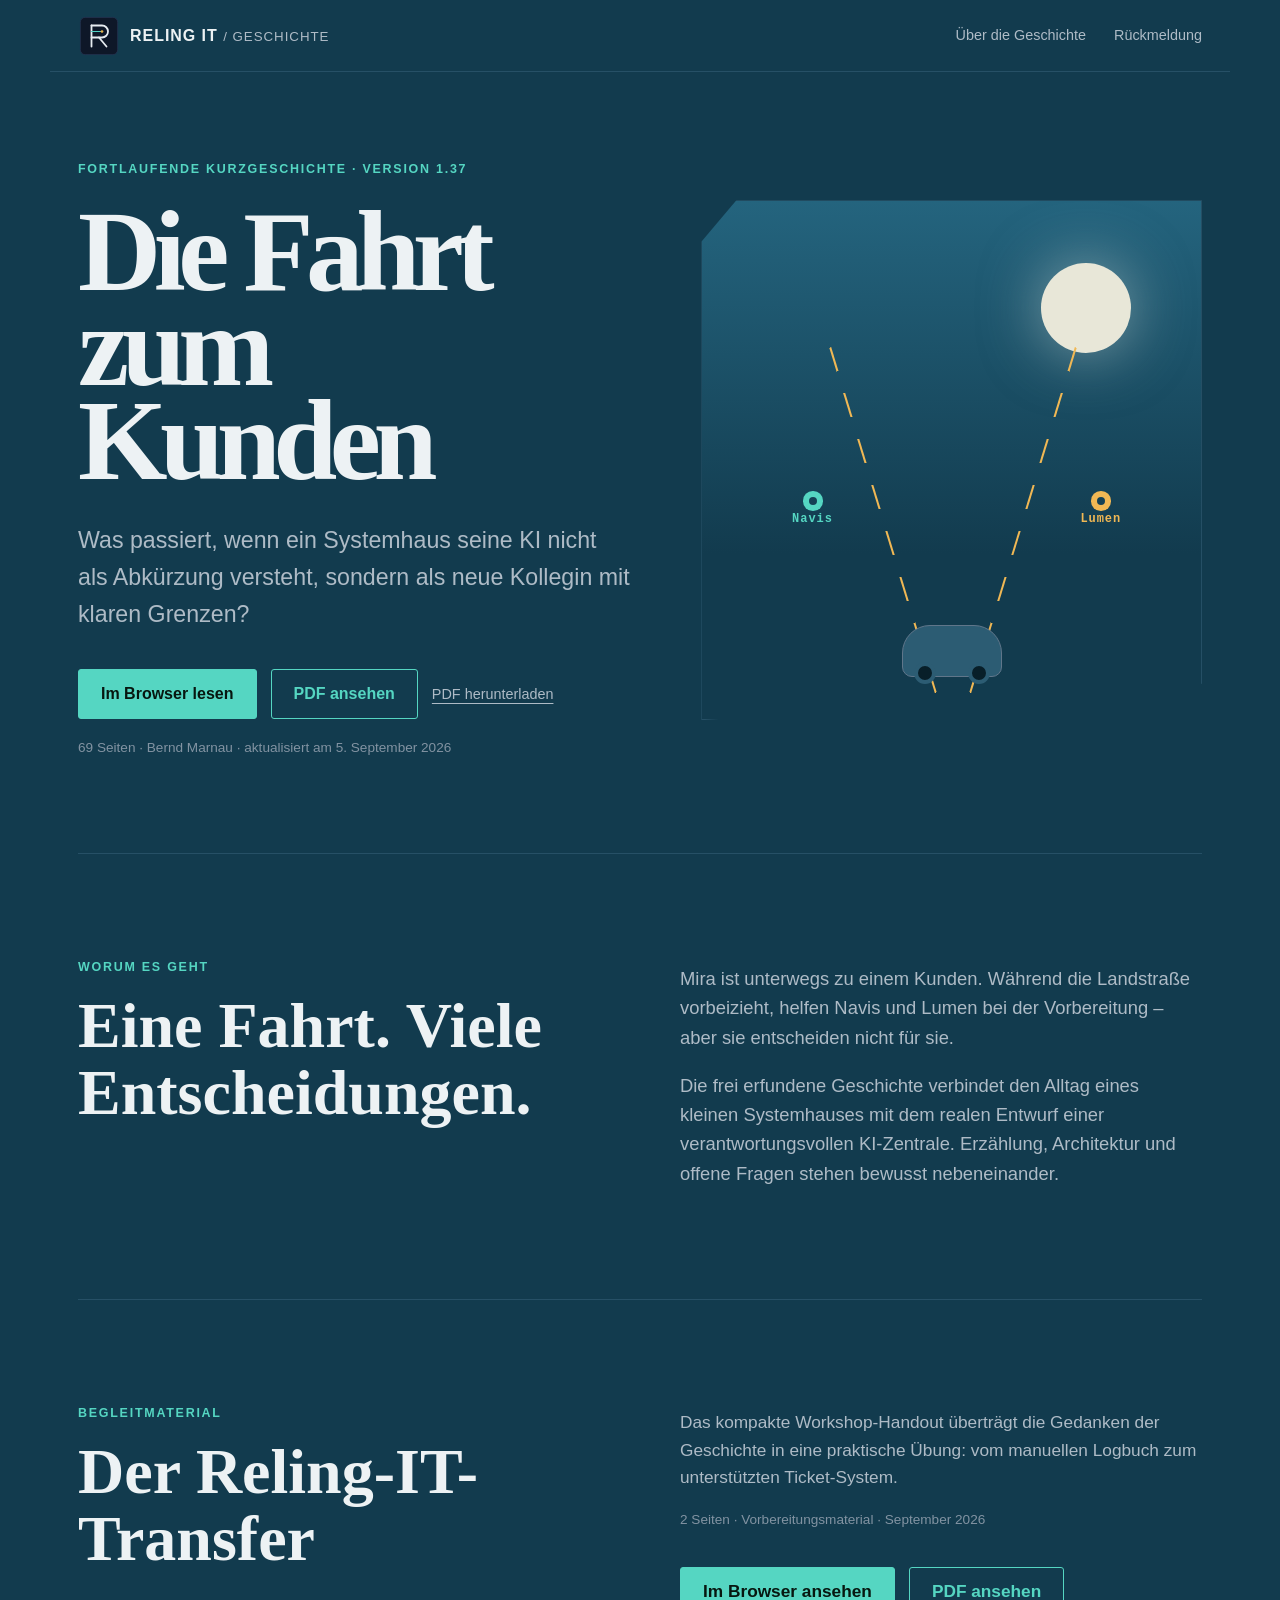
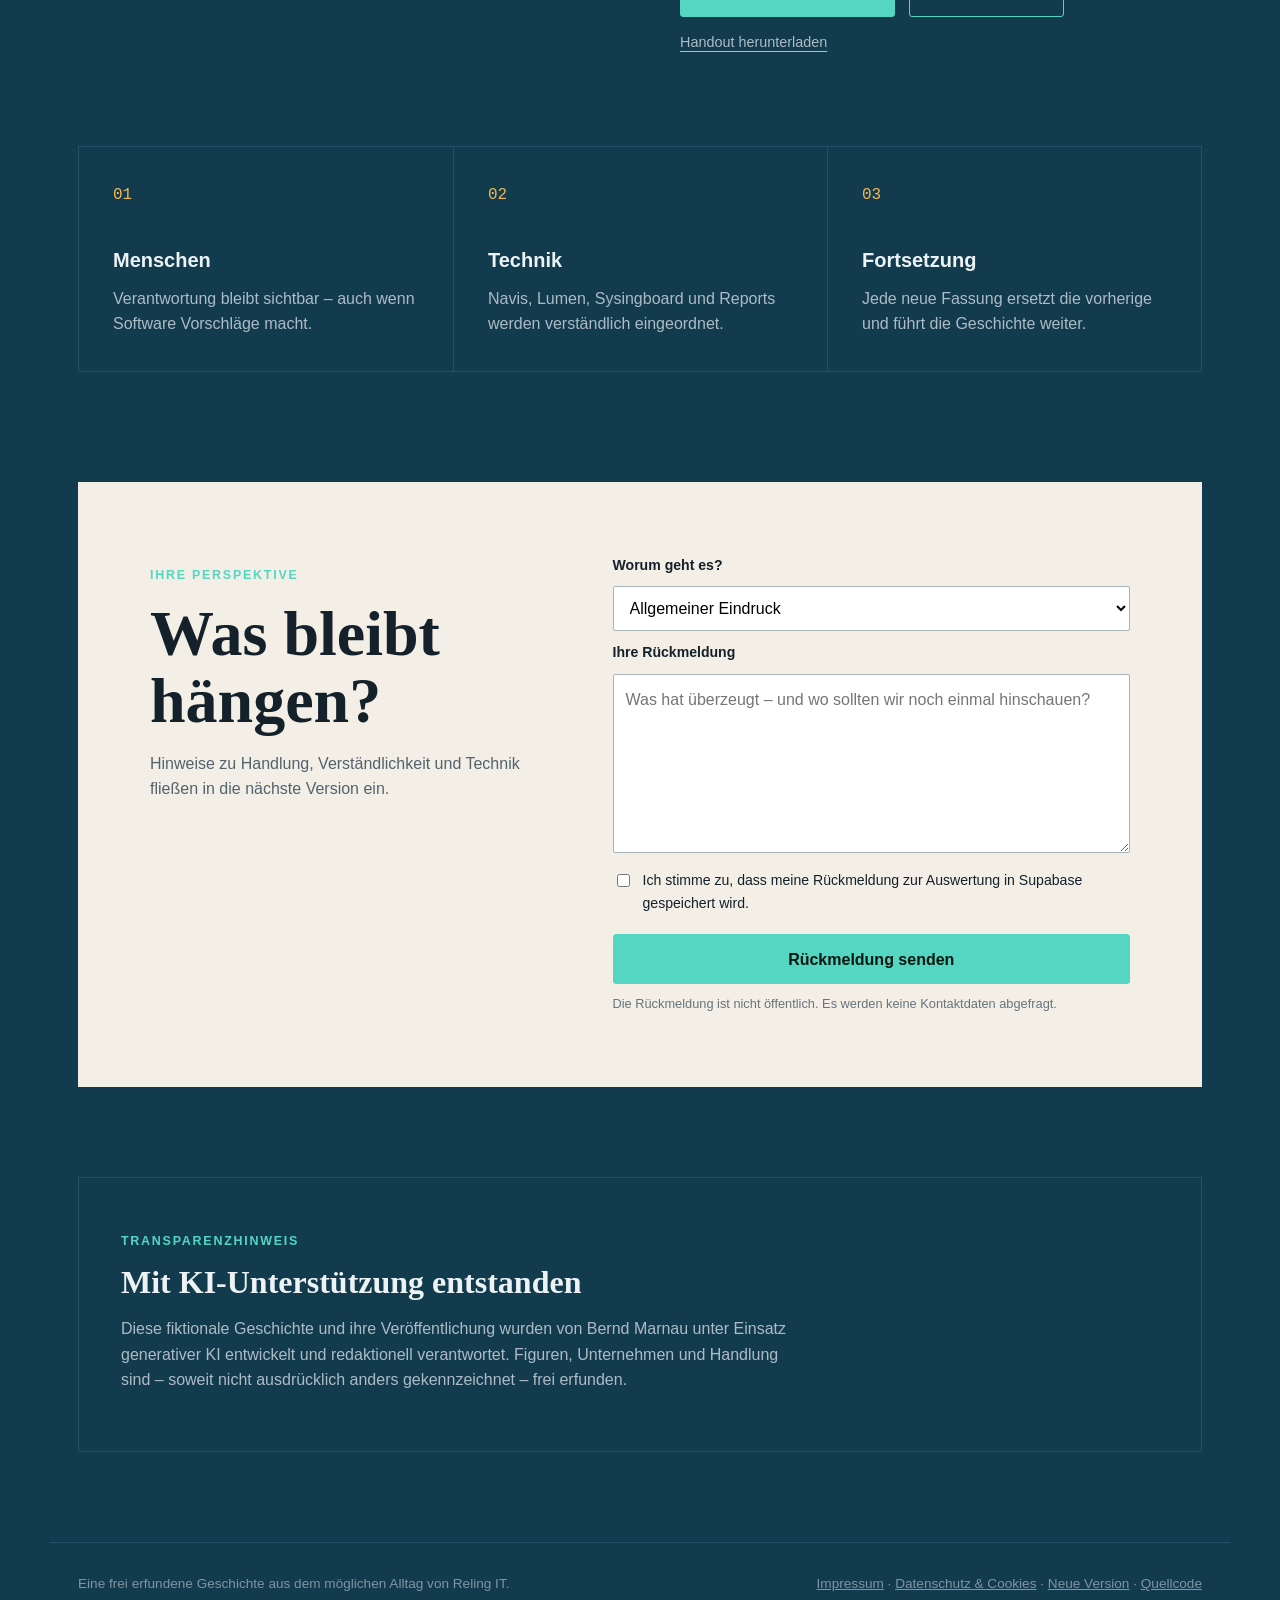
<file: index.html>
<!doctype html>
<html lang="de">
<head>
  <meta charset="utf-8">
  <meta name="viewport" content="width=device-width, initial-scale=1">
  <meta name="description" content="Die Fahrt zum Kunden – eine fortlaufende Geschichte aus dem Alltag des Systemhauses Reling IT.">
  <title>Die Fahrt zum Kunden | Reling IT</title>
  <link rel="icon" href="assets/img/favicon.png" type="image/png">
  <link rel="stylesheet" href="assets/css/styles.css">
  <script src="assets/js/supabase-config.js"></script>
  <script src="assets/js/app.js" defer></script>
</head>
<body>
  <header class="site-header">
    <a class="brand" href="#top" aria-label="Zur Startseite">
      <img src="assets/img/reling-it-logo.svg" alt="">
      <span>Reling IT <small>/ Geschichte</small></span>
    </a>
    <nav aria-label="Hauptnavigation">
      <a href="#geschichte">Über die Geschichte</a>
      <a href="#feedback">Rückmeldung</a>
    </nav>
  </header>

  <main id="top">
    <section class="hero" aria-labelledby="title">
      <div class="hero-copy">
        <p class="kicker">Fortlaufende Kurzgeschichte · Version <span data-version></span></p>
        <h1 id="title">Die Fahrt<br> zum Kunden</h1>
        <p class="lede">Was passiert, wenn ein Systemhaus seine KI nicht als Abkürzung versteht, sondern als neue Kollegin mit klaren Grenzen?</p>
        <div class="actions">
          <a class="button primary" id="read-link" href="lesen.html">Im Browser lesen</a>
          <a class="button secondary" href="pdf.html">PDF ansehen</a>
          <a class="text-link" id="pdf-link" href="story/current/geschichte.pdf" download>PDF herunterladen</a>
        </div>
        <p class="meta">46 Seiten · Bernd Marnau · aktualisiert am <time data-date></time></p>
      </div>
      <div class="hero-art" aria-hidden="true">
        <div class="moon"></div>
        <div class="route route-a"></div>
        <div class="route route-b"></div>
        <div class="car"><span></span><span></span></div>
        <div class="signal navis">Navis</div>
        <div class="signal lumen">Lumen</div>
      </div>
    </section>

    <section class="story" id="geschichte">
      <div>
        <p class="section-label">Worum es geht</p>
        <h2>Eine Fahrt. Viele Entscheidungen.</h2>
      </div>
      <div class="story-copy">
        <p>Mira ist unterwegs zu einem Kunden. Während die Landstraße vorbeizieht, helfen Navis und Lumen bei der Vorbereitung – aber sie entscheiden nicht für sie.</p>
        <p>Die frei erfundene Geschichte verbindet den Alltag eines kleinen Systemhauses mit dem realen Entwurf einer verantwortungsvollen KI-Zentrale. Erzählung, Architektur und offene Fragen stehen bewusst nebeneinander.</p>
      </div>
    </section>

    <section class="companion" id="handout" aria-labelledby="handout-title">
      <div>
        <p class="section-label">Begleitmaterial</p>
        <h2 id="handout-title">Der Reling-IT-Transfer</h2>
      </div>
      <div class="companion-copy">
        <p>Das kompakte Workshop-Handout überträgt die Gedanken der Geschichte in eine praktische Übung: vom manuellen Logbuch zum unterstützten Ticket-System.</p>
        <p class="meta">2 Seiten · Vorbereitungsmaterial · September 2026</p>
        <div class="actions">
          <a class="button primary" href="handout.html">Im Browser ansehen</a>
          <a class="button secondary" href="handout-pdf.html">PDF ansehen</a>
          <a class="text-link" id="handout-download" href="story/current/workshop-handout.pdf" download>Handout herunterladen</a>
        </div>
      </div>
    </section>

    <section class="themes" aria-label="Themen der Geschichte">
      <article><span>01</span><h3>Menschen</h3><p>Verantwortung bleibt sichtbar – auch wenn Software Vorschläge macht.</p></article>
      <article><span>02</span><h3>Technik</h3><p>Navis, Lumen, Sysingboard und Reports werden verständlich eingeordnet.</p></article>
      <article><span>03</span><h3>Fortsetzung</h3><p>Jede neue Fassung ersetzt die vorherige und führt die Geschichte weiter.</p></article>
    </section>

    <section class="feedback" id="feedback" aria-labelledby="feedback-title">
      <div>
        <p class="section-label">Ihre Perspektive</p>
        <h2 id="feedback-title">Was bleibt hängen?</h2>
        <p>Hinweise zu Handlung, Verständlichkeit und Technik fließen in die nächste Version ein.</p>
      </div>
      <form id="feedback-form">
        <label for="kind">Worum geht es?</label>
        <select id="kind" name="kind">
          <option>Allgemeiner Eindruck</option>
          <option>Stimmigkeit der Geschichte</option>
          <option>Technische oder fachliche Frage</option>
          <option>Idee für die Fortsetzung</option>
        </select>
        <label for="message">Ihre Rückmeldung</label>
        <textarea id="message" name="message" rows="6" required minlength="10" placeholder="Was hat überzeugt – und wo sollten wir noch einmal hinschauen?"></textarea>
        <div class="trap" aria-hidden="true"><label for="website">Website</label><input id="website" name="website" tabindex="-1" autocomplete="off"></div>
        <label class="check"><input id="privacy-ok" type="checkbox" required> Ich stimme zu, dass meine Rückmeldung zur Auswertung in Supabase gespeichert wird.</label>
        <button class="button primary" type="submit">Rückmeldung senden</button>
        <p class="form-note" id="form-status" aria-live="polite">Die Rückmeldung ist nicht öffentlich. Es werden keine Kontaktdaten abgefragt.</p>
      </form>
    </section>

    <aside class="ai-note" aria-labelledby="ai-title">
      <p class="section-label">Transparenzhinweis</p>
      <h2 id="ai-title">Mit KI-Unterstützung entstanden</h2>
      <p>Diese fiktionale Geschichte und ihre Veröffentlichung wurden von Bernd Marnau unter Einsatz generativer KI entwickelt und redaktionell verantwortet. Figuren, Unternehmen und Handlung sind – soweit nicht ausdrücklich anders gekennzeichnet – frei erfunden.</p>
    </aside>
  </main>

  <footer>
    <p>Eine frei erfundene Geschichte aus dem möglichen Alltag von Reling IT.</p>
    <nav aria-label="Rechtliches"><a href="impressum.html">Impressum</a> · <a href="datenschutz.html">Datenschutz &amp; Cookies</a> · <a href="admin.html">Neue Version</a> · <a href="https://github.com/bmarnau/relingit">Quellcode</a></nav>
  </footer>
</body>
</html>
</file>
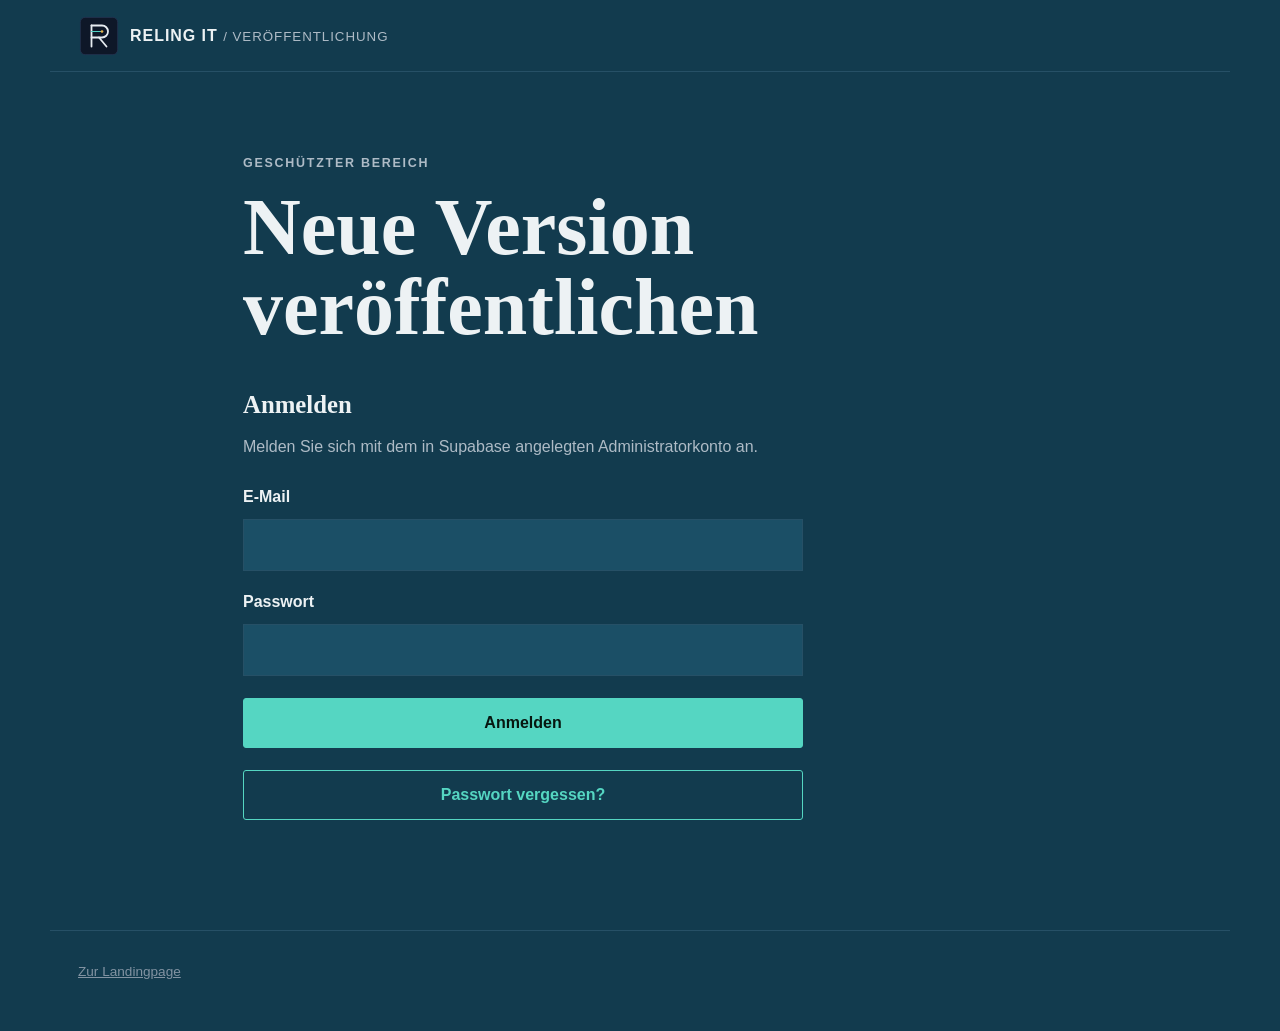
<file: admin.html>
<!doctype html>
<html lang="de">
<head>
  <meta charset="utf-8">
  <meta name="viewport" content="width=device-width, initial-scale=1">
  <meta name="robots" content="noindex, nofollow">
  <title>Neue Version veröffentlichen</title>
  <link rel="icon" href="assets/img/favicon.png" type="image/png">
  <link rel="stylesheet" href="assets/css/styles.css">
  <link rel="stylesheet" href="assets/css/legal.css">
  <script src="assets/js/supabase-config.js"></script>
  <!-- Versionsparameter verhindert nach einem Sicherheitsupdate alten Browser-Cache. -->
  <script src="assets/js/admin.js?v=20260905-6" defer></script>
</head>
<body>
  <header class="site-header">
    <a class="brand" href="index.html"><img src="assets/img/reling-it-logo.svg" alt=""><span>Reling IT <small>/ Veröffentlichung</small></span></a>
  </header>

  <main class="legal">
    <p class="section-label">Geschützter Bereich</p>
    <h1>Neue Version veröffentlichen</h1>

    <section id="login-panel" aria-labelledby="login-title">
      <h2 id="login-title">Anmelden</h2>
      <p>Melden Sie sich mit dem in Supabase angelegten Administratorkonto an.</p>
      <form id="login-form" class="admin-form">
        <label for="admin-email">E-Mail</label>
        <input id="admin-email" type="email" required autocomplete="username">

        <label for="admin-password">Passwort</label>
        <input
          id="admin-password"
          type="password"
          required
          autocomplete="current-password"
        >

        <button class="button primary" type="submit">Anmelden</button>
        <button class="button secondary" id="forgot-password" type="button">
          Passwort vergessen?
        </button>
      </form>
    </section>

    <section id="reset-request-panel" aria-labelledby="reset-request-title" hidden>
      <h2 id="reset-request-title">Passwort zurücksetzen</h2>
      <p>Sie erhalten eine E-Mail mit einem Link zurück zu dieser Admin-Seite.</p>
      <form id="reset-request-form" class="admin-form">
        <label for="reset-email">E-Mail</label>
        <input id="reset-email" type="email" required autocomplete="email">
        <button class="button primary" type="submit">Rücksetzlink senden</button>
        <button class="button secondary" id="reset-request-cancel" type="button">
          Zurück zur Anmeldung
        </button>
      </form>
    </section>

    <section id="reset-password-panel" aria-labelledby="reset-password-title" hidden>
      <h2 id="reset-password-title">Neues Passwort festlegen</h2>
      <p>Vergeben Sie ein neues Passwort mit mindestens zwölf Zeichen.</p>
      <form id="reset-password-form" class="admin-form">
        <label for="new-password">Neues Passwort</label>
        <input id="new-password" type="password" minlength="12" required autocomplete="new-password">
        <label for="new-password-confirm">Neues Passwort wiederholen</label>
        <input id="new-password-confirm" type="password" minlength="12" required autocomplete="new-password">
        <button class="button primary" type="submit">Passwort speichern</button>
      </form>
    </section>

    <section id="mfa-panel" aria-labelledby="mfa-title" hidden>
      <h2 id="mfa-title">Zweiten Faktor bestätigen</h2>
      <p id="mfa-instructions">
        Geben Sie den sechsstelligen Code Ihrer Authenticator-App ein.
      </p>
      <div id="mfa-enrollment" hidden>
        <p>
          Richten Sie den zweiten Faktor einmalig ein: QR-Code mit Ihrer
          Authenticator-App scannen und anschließend den erzeugten Code
          bestätigen.
        </p>
        <img id="mfa-qr" class="mfa-qr" alt="QR-Code für die Authenticator-App">
        <details>
          <summary>Alternativen Einrichtungsschlüssel anzeigen</summary>
          <code id="mfa-secret"></code>
        </details>
      </div>
      <form id="mfa-form" class="admin-form">
        <label for="mfa-code">Authenticator-Code</label>
        <input
          id="mfa-code"
          inputmode="numeric"
          autocomplete="one-time-code"
          pattern="[0-9]{6}"
          maxlength="6"
          required
        >
        <button class="button primary" type="submit">Code bestätigen</button>
        <button class="button secondary" id="mfa-logout" type="button">Abbrechen und abmelden</button>
      </form>
    </section>

    <section id="publish-panel" aria-labelledby="publish-title" hidden>
      <h2 id="publish-title">Fortsetzung hochladen</h2>
      <p class="notice">
        Erst wenn beide Dateien erfolgreich hochgeladen sind, wird die neue
        Version auf der Landingpage sichtbar.
      </p>

      <form id="publish-form" class="admin-form">
        <label for="version">Versionsnummer</label>
        <input id="version" required placeholder="z. B. 1.11">

        <label for="display-date">Angezeigtes Datum</label>
        <input
          id="display-date"
          required
          placeholder="z. B. 15. September 2026"
        >

        <label for="page-count">Seitenzahl</label>
        <input id="page-count" type="number" min="1" max="1000" required>

        <label for="story-html">HTML-Lesefassung</label>
        <input id="story-html" type="file" accept=".html,text/html" required>

        <label for="story-pdf">PDF</label>
        <input id="story-pdf" type="file" accept=".pdf,application/pdf" required>

        <fieldset class="optional-files">
          <legend>Begleitendes Handout (optional)</legend>
          <p>Wenn das Handout geändert wurde, bitte immer HTML und PDF gemeinsam auswählen.</p>
          <label for="handout-html">Handout als HTML</label>
          <input id="handout-html" type="file" accept=".html,text/html">
          <label for="handout-pdf">Handout als PDF</label>
          <input id="handout-pdf" type="file" accept=".pdf,application/pdf">
        </fieldset>

        <button class="button primary" type="submit">
          Version jetzt veröffentlichen
        </button>
        <button class="button secondary" id="logout" type="button">
          Abmelden
        </button>
      </form>
    </section>

    <p id="admin-status" class="form-note" aria-live="polite"></p>
  </main>

  <footer>
    <a href="index.html">Zur Landingpage</a>
  </footer>
</body>
</html>
</file>
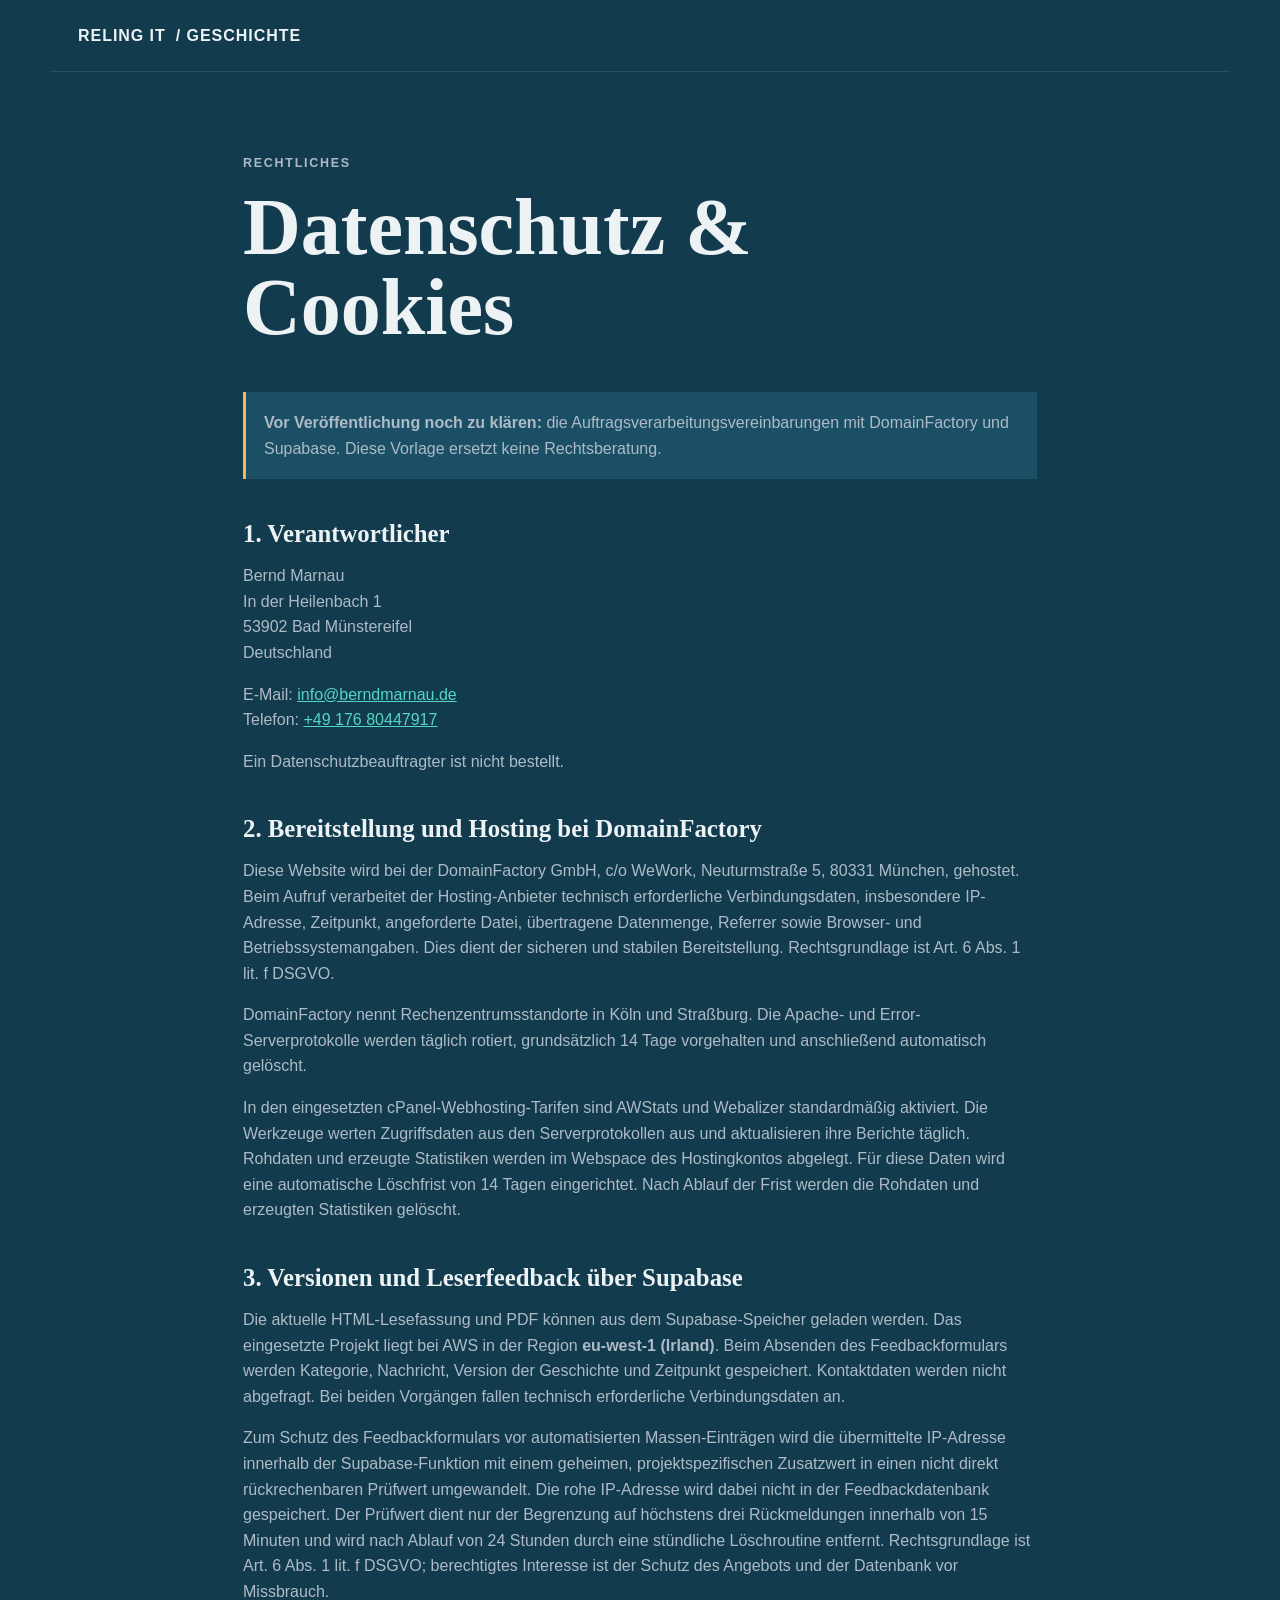
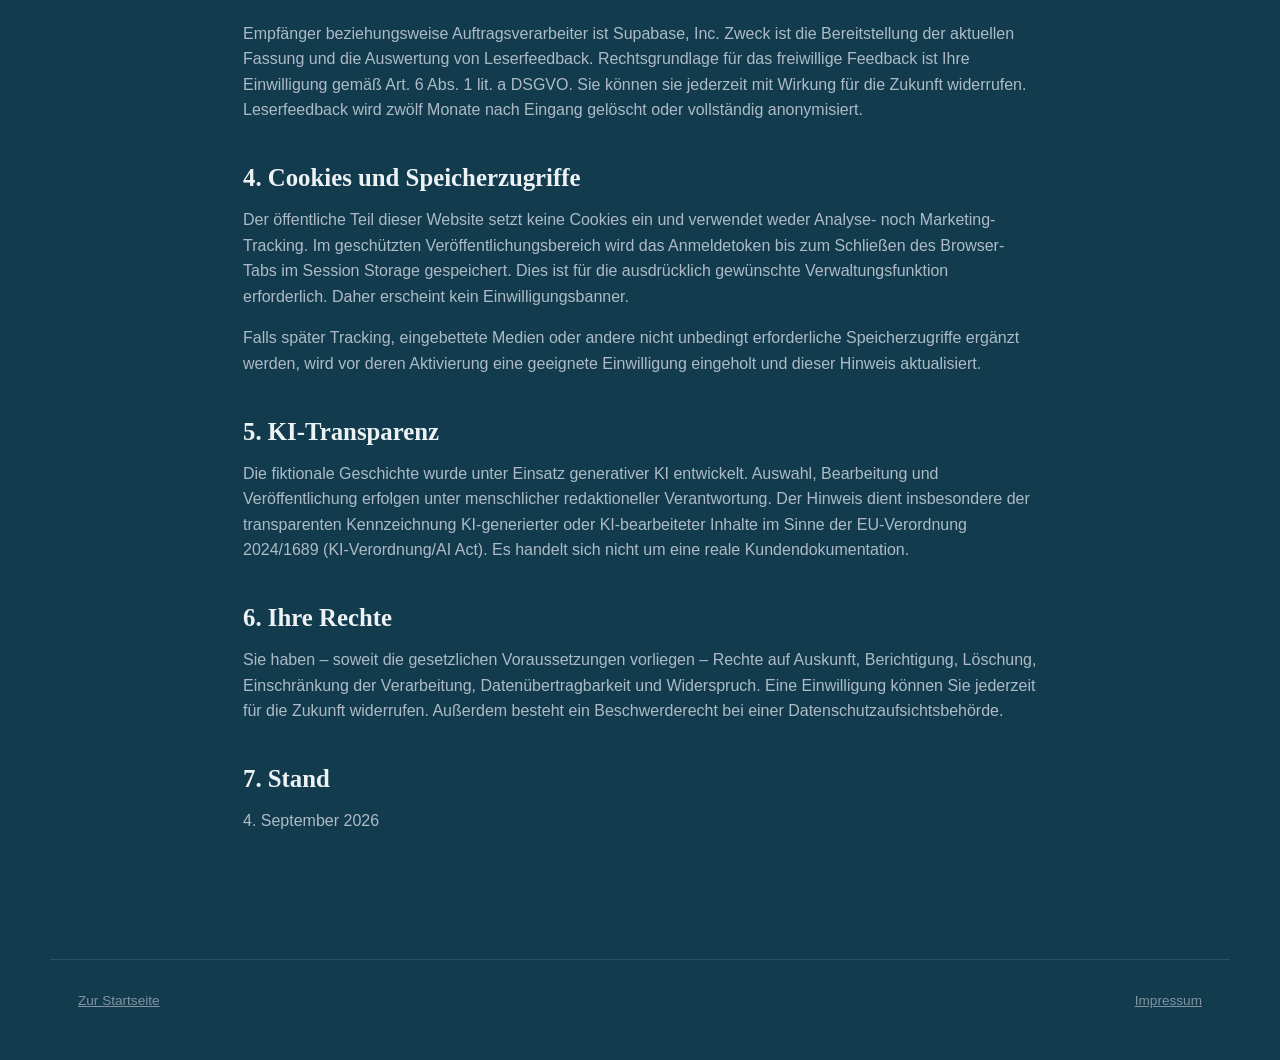
<file: datenschutz.html>
<!doctype html>
<html lang="de">
<head>
  <meta charset="utf-8">
  <meta name="viewport" content="width=device-width, initial-scale=1">
  <meta name="description" content="Datenschutzhinweise der Website Die Fahrt zum Kunden.">
  <title>Datenschutz | Die Fahrt zum Kunden</title>
  <link rel="stylesheet" href="assets/css/styles.css">
  <link rel="stylesheet" href="assets/css/legal.css">
</head>
<body>
  <header class="site-header">
    <a class="brand" href="index.html">Reling IT <span>/ Geschichte</span></a>
  </header>

  <main class="legal">
    <p class="section-label">Rechtliches</p>
    <h1>Datenschutz &amp; Cookies</h1>

    <p class="notice">
      <strong>Vor Veröffentlichung noch zu klären:</strong> die
      Auftragsverarbeitungsvereinbarungen mit DomainFactory und Supabase. Diese
      Vorlage ersetzt keine Rechtsberatung.
    </p>

    <h2>1. Verantwortlicher</h2>
    <p>
      Bernd Marnau<br>
      In der Heilenbach 1<br>
      53902 Bad Münstereifel<br>
      Deutschland
    </p>
    <p>
      E-Mail: <a href="mailto:info@berndmarnau.de">info@berndmarnau.de</a><br>
      Telefon: <a href="tel:+4917680447917">+49 176 80447917</a>
    </p>
    <p>Ein Datenschutzbeauftragter ist nicht bestellt.</p>

    <h2>2. Bereitstellung und Hosting bei DomainFactory</h2>
    <p>
      Diese Website wird bei der DomainFactory GmbH, c/o WeWork,
      Neuturmstraße 5, 80331 München, gehostet. Beim Aufruf verarbeitet der
      Hosting-Anbieter technisch erforderliche Verbindungsdaten, insbesondere
      IP-Adresse, Zeitpunkt, angeforderte Datei, übertragene Datenmenge,
      Referrer sowie Browser- und Betriebssystemangaben. Dies dient der
      sicheren und stabilen Bereitstellung. Rechtsgrundlage ist Art. 6 Abs. 1
      lit. f DSGVO.
    </p>
    <p>
      DomainFactory nennt Rechenzentrumsstandorte in Köln und Straßburg. Die
      Apache- und Error-Serverprotokolle werden täglich rotiert, grundsätzlich
      14 Tage vorgehalten und anschließend automatisch gelöscht.
    </p>
    <p>
      In den eingesetzten cPanel-Webhosting-Tarifen sind AWStats und Webalizer
      standardmäßig aktiviert. Die Werkzeuge werten Zugriffsdaten aus den
      Serverprotokollen aus und aktualisieren ihre Berichte täglich. Rohdaten
      und erzeugte Statistiken werden im Webspace des Hostingkontos abgelegt.
      Für diese Daten wird eine automatische Löschfrist von 14 Tagen
      eingerichtet. Nach Ablauf der Frist werden die Rohdaten und erzeugten
      Statistiken gelöscht.
    </p>

    <h2>3. Versionen und Leserfeedback über Supabase</h2>
    <p>
      Die aktuelle HTML-Lesefassung und PDF können aus dem Supabase-Speicher
      geladen werden. Das eingesetzte Projekt liegt bei AWS in der Region
      <strong>eu-west-1 (Irland)</strong>. Beim Absenden des Feedbackformulars
      werden Kategorie, Nachricht, Version der Geschichte und Zeitpunkt
      gespeichert. Kontaktdaten werden nicht abgefragt. Bei beiden Vorgängen
      fallen technisch erforderliche Verbindungsdaten an.
    </p>
    <p>
      Zum Schutz des Feedbackformulars vor automatisierten Massen-Einträgen
      wird die übermittelte IP-Adresse innerhalb der Supabase-Funktion mit
      einem geheimen, projektspezifischen Zusatzwert in einen nicht direkt
      rückrechenbaren Prüfwert umgewandelt. Die rohe IP-Adresse wird dabei
      nicht in der Feedbackdatenbank gespeichert. Der Prüfwert dient nur der
      Begrenzung auf höchstens drei Rückmeldungen innerhalb von 15 Minuten und
      wird nach Ablauf von 24 Stunden durch eine stündliche Löschroutine
      entfernt. Rechtsgrundlage ist Art. 6
      Abs. 1 lit. f DSGVO; berechtigtes Interesse ist der Schutz des Angebots
      und der Datenbank vor Missbrauch.
    </p>
    <p>
      Empfänger beziehungsweise Auftragsverarbeiter ist Supabase, Inc. Zweck
      ist die Bereitstellung der aktuellen Fassung und die Auswertung von
      Leserfeedback. Rechtsgrundlage für das freiwillige Feedback ist Ihre
      Einwilligung gemäß Art. 6 Abs. 1 lit. a DSGVO. Sie können sie jederzeit
      mit Wirkung für die Zukunft widerrufen. Leserfeedback wird zwölf Monate
      nach Eingang gelöscht oder vollständig anonymisiert.
    </p>

    <h2>4. Cookies und Speicherzugriffe</h2>
    <p>
      Der öffentliche Teil dieser Website setzt keine Cookies ein und verwendet
      weder Analyse- noch Marketing-Tracking. Im geschützten
      Veröffentlichungsbereich wird das Anmeldetoken bis zum Schließen des
      Browser-Tabs im Session Storage gespeichert. Dies ist für die ausdrücklich
      gewünschte Verwaltungsfunktion erforderlich. Daher erscheint kein
      Einwilligungsbanner.
    </p>
    <p>
      Falls später Tracking, eingebettete Medien oder andere nicht unbedingt
      erforderliche Speicherzugriffe ergänzt werden, wird vor deren Aktivierung
      eine geeignete Einwilligung eingeholt und dieser Hinweis aktualisiert.
    </p>

    <h2>5. KI-Transparenz</h2>
    <p>
      Die fiktionale Geschichte wurde unter Einsatz generativer KI entwickelt.
      Auswahl, Bearbeitung und Veröffentlichung erfolgen unter menschlicher
      redaktioneller Verantwortung. Der Hinweis dient insbesondere der
      transparenten Kennzeichnung KI-generierter oder KI-bearbeiteter Inhalte
      im Sinne der EU-Verordnung 2024/1689 (KI-Verordnung/AI Act). Es handelt
      sich nicht um eine reale Kundendokumentation.
    </p>

    <h2>6. Ihre Rechte</h2>
    <p>
      Sie haben – soweit die gesetzlichen Voraussetzungen vorliegen – Rechte
      auf Auskunft, Berichtigung, Löschung, Einschränkung der Verarbeitung,
      Datenübertragbarkeit und Widerspruch. Eine Einwilligung können Sie
      jederzeit für die Zukunft widerrufen. Außerdem besteht ein
      Beschwerderecht bei einer Datenschutzaufsichtsbehörde.
    </p>

    <h2>7. Stand</h2>
    <p>4. September 2026</p>
  </main>

  <footer>
    <a href="index.html">Zur Startseite</a>
    <nav aria-label="Rechtliches">
      <a href="impressum.html">Impressum</a>
    </nav>
  </footer>
</body>
</html>
</file>
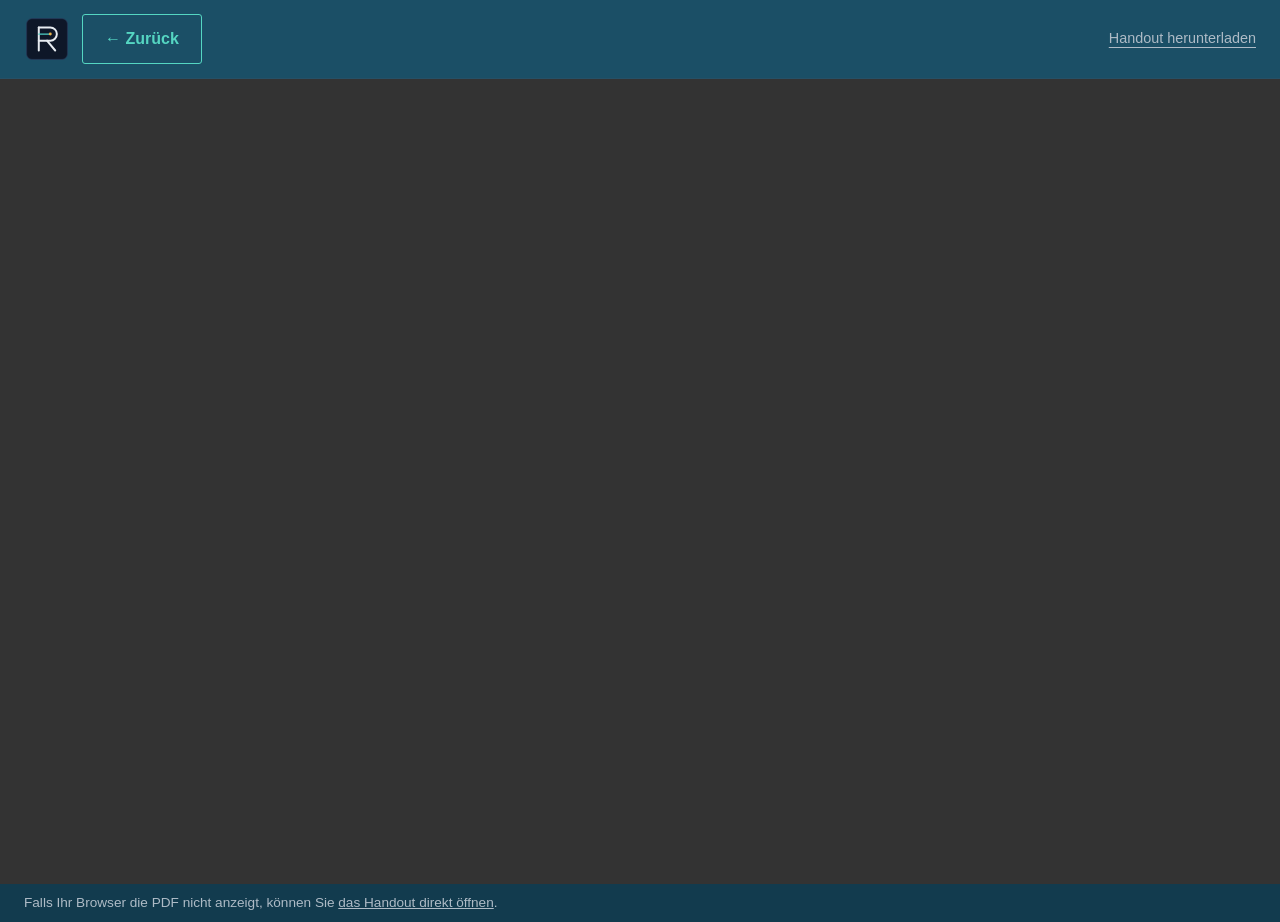
<file: handout-pdf.html>
<!doctype html>
<html lang="de">
<head>
  <meta charset="utf-8">
  <meta name="viewport" content="width=device-width, initial-scale=1">
  <meta name="description" content="PDF-Ansicht des Workshop-Handouts Der Reling-IT-Transfer.">
  <title>Workshop-Handout als PDF | Reling IT</title>
  <link rel="icon" href="assets/img/favicon.png" type="image/png">
  <link rel="stylesheet" href="assets/css/styles.css">
  <script src="assets/js/supabase-config.js"></script>
  <script src="assets/js/pdf-viewer.js" defer></script>
</head>
<body class="viewer-page" data-pdf-file="workshop-handout.pdf">
  <header class="viewer-header">
    <div class="viewer-brand">
      <a href="index.html" aria-label="Zurück zur Landingpage"><img src="assets/img/reling-it-logo.svg" alt="Reling IT"></a>
      <a class="button secondary" href="index.html#handout">← Zurück</a>
    </div>
    <a class="text-link" id="viewer-download" href="story/current/workshop-handout.pdf" download>Handout herunterladen</a>
  </header>
  <main class="viewer-main">
    <iframe id="pdf-frame" src="story/current/workshop-handout.pdf" title="Der Reling-IT-Transfer als PDF"></iframe>
    <p class="viewer-fallback">Falls Ihr Browser die PDF nicht anzeigt, können Sie <a id="viewer-fallback-link" href="story/current/workshop-handout.pdf">das Handout direkt öffnen</a>.</p>
  </main>
</body>
</html>
</file>
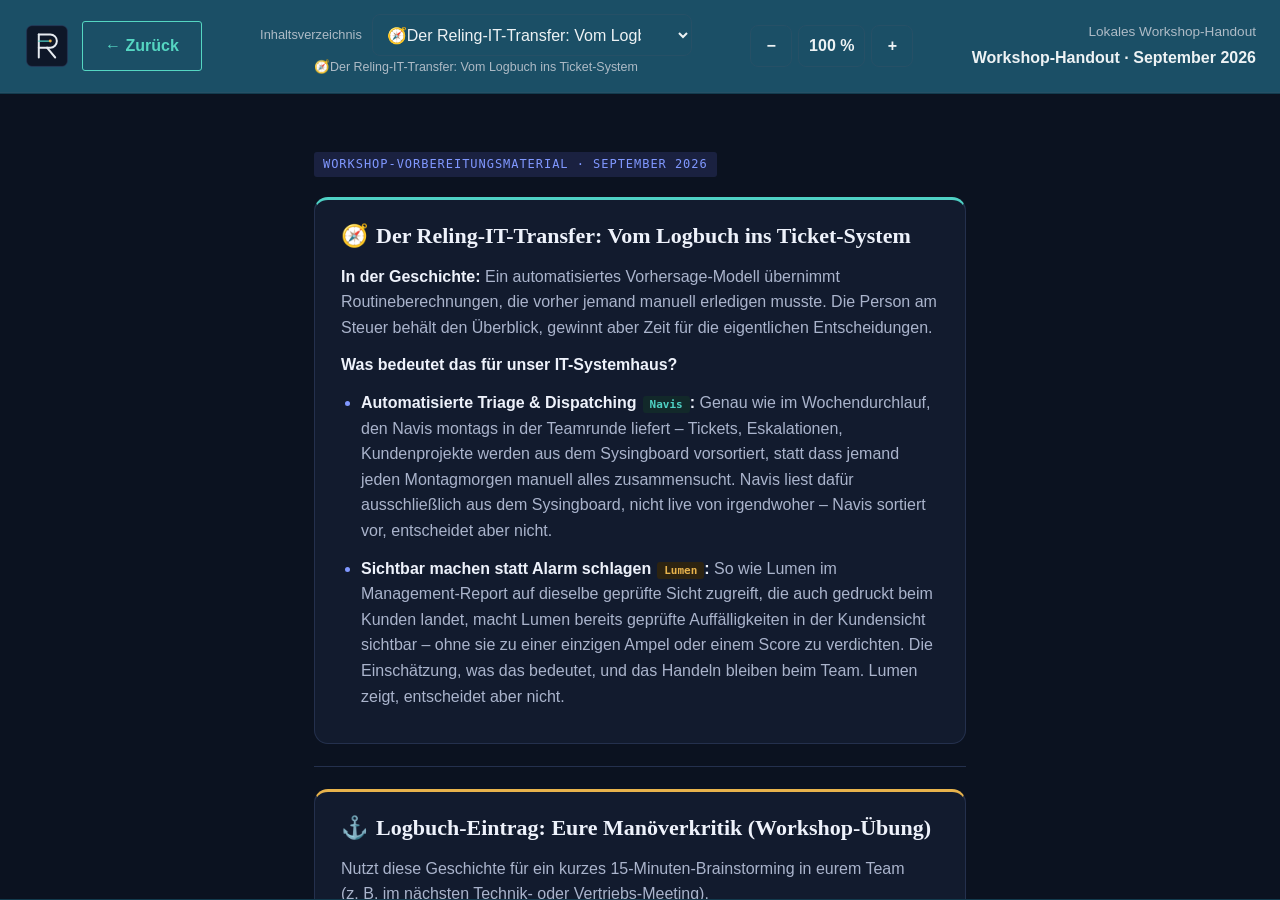
<file: handout.html>
<!doctype html>
<html lang="de">
<head>
  <meta charset="utf-8">
  <meta name="viewport" content="width=device-width, initial-scale=1">
  <meta name="description" content="HTML-Ansicht des Workshop-Handouts Der Reling-IT-Transfer.">
  <title>Workshop-Handout | Reling IT</title>
  <link rel="icon" href="assets/img/favicon.png" type="image/png">
  <link rel="stylesheet" href="assets/css/styles.css">
  <script src="assets/js/supabase-config.js"></script>
  <script src="assets/js/handout-viewer.js" defer></script>
</head>
<body class="viewer-page">
  <header class="viewer-header">
    <div class="viewer-brand">
      <a href="index.html" aria-label="Zurück zur Landingpage"><img src="assets/img/reling-it-logo.svg" alt="Reling IT"></a>
      <a class="button secondary" href="index.html#handout">← Zurück</a>
    </div>
    <div class="reader-navigation">
      <label for="chapter-select">Inhaltsverzeichnis</label>
      <select id="chapter-select" disabled><option>Abschnitte werden geladen …</option></select>
      <span id="current-section" aria-live="polite">Anfang</span>
    </div>
    <div class="zoom-controls" aria-label="Textgröße des Handouts">
      <button id="zoom-out" type="button" aria-label="Ansicht verkleinern">−</button>
      <button id="zoom-reset" type="button" aria-label="Originalgröße wiederherstellen">100 %</button>
      <button id="zoom-in" type="button" aria-label="Ansicht vergrößern">+</button>
    </div>
    <div class="viewer-meta"><span id="handout-status" role="status">Handout wird geladen …</span><strong>Workshop-Handout · September 2026</strong></div>
  </header>
  <main class="viewer-main">
    <iframe id="handout-frame" title="Der Reling-IT-Transfer als HTML-Handout" sandbox="allow-same-origin" referrerpolicy="no-referrer"></iframe>
    <p class="viewer-fallback" id="handout-error" hidden>Das Handout konnte nicht geladen werden. Bitte versuchen Sie es später erneut.</p>
  </main>
</body>
</html>
</file>
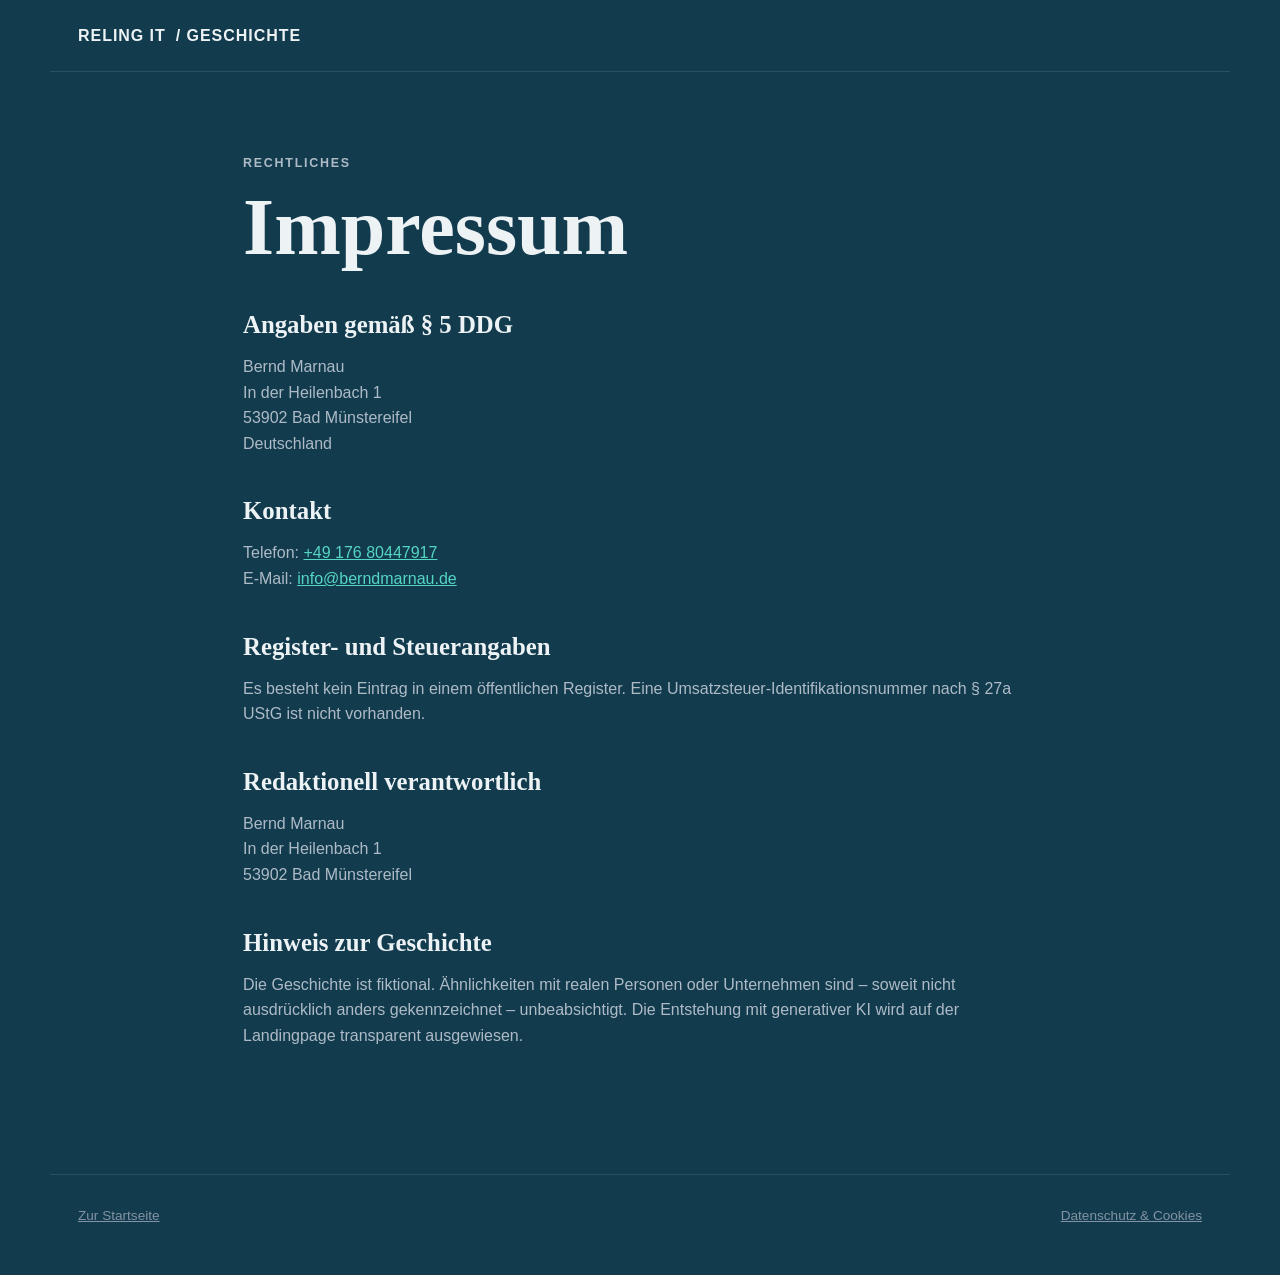
<file: impressum.html>
<!doctype html>
<html lang="de">
<head>
  <meta charset="utf-8">
  <meta name="viewport" content="width=device-width, initial-scale=1">
  <meta name="description" content="Impressum der Website Die Fahrt zum Kunden.">
  <title>Impressum | Die Fahrt zum Kunden</title>
  <link rel="stylesheet" href="assets/css/styles.css">
  <link rel="stylesheet" href="assets/css/legal.css">
</head>
<body>
  <header class="site-header">
    <a class="brand" href="index.html">Reling IT <span>/ Geschichte</span></a>
  </header>

  <main class="legal">
    <p class="section-label">Rechtliches</p>
    <h1>Impressum</h1>

    <h2>Angaben gemäß § 5 DDG</h2>
    <p>
      Bernd Marnau<br>
      In der Heilenbach 1<br>
      53902 Bad Münstereifel<br>
      Deutschland
    </p>

    <h2>Kontakt</h2>
    <p>
      Telefon: <a href="tel:+4917680447917">+49 176 80447917</a><br>
      E-Mail: <a href="mailto:info@berndmarnau.de">info@berndmarnau.de</a>
    </p>

    <h2>Register- und Steuerangaben</h2>
    <p>
      Es besteht kein Eintrag in einem öffentlichen Register. Eine
      Umsatzsteuer-Identifikationsnummer nach § 27a UStG ist nicht vorhanden.
    </p>

    <h2>Redaktionell verantwortlich</h2>
    <p>
      Bernd Marnau<br>
      In der Heilenbach 1<br>
      53902 Bad Münstereifel
    </p>

    <h2>Hinweis zur Geschichte</h2>
    <p>
      Die Geschichte ist fiktional. Ähnlichkeiten mit realen Personen oder
      Unternehmen sind – soweit nicht ausdrücklich anders gekennzeichnet –
      unbeabsichtigt. Die Entstehung mit generativer KI wird auf der
      Landingpage transparent ausgewiesen.
    </p>
  </main>

  <footer>
    <a href="index.html">Zur Startseite</a>
    <nav aria-label="Rechtliches">
      <a href="datenschutz.html">Datenschutz &amp; Cookies</a>
    </nav>
  </footer>
</body>
</html>
</file>
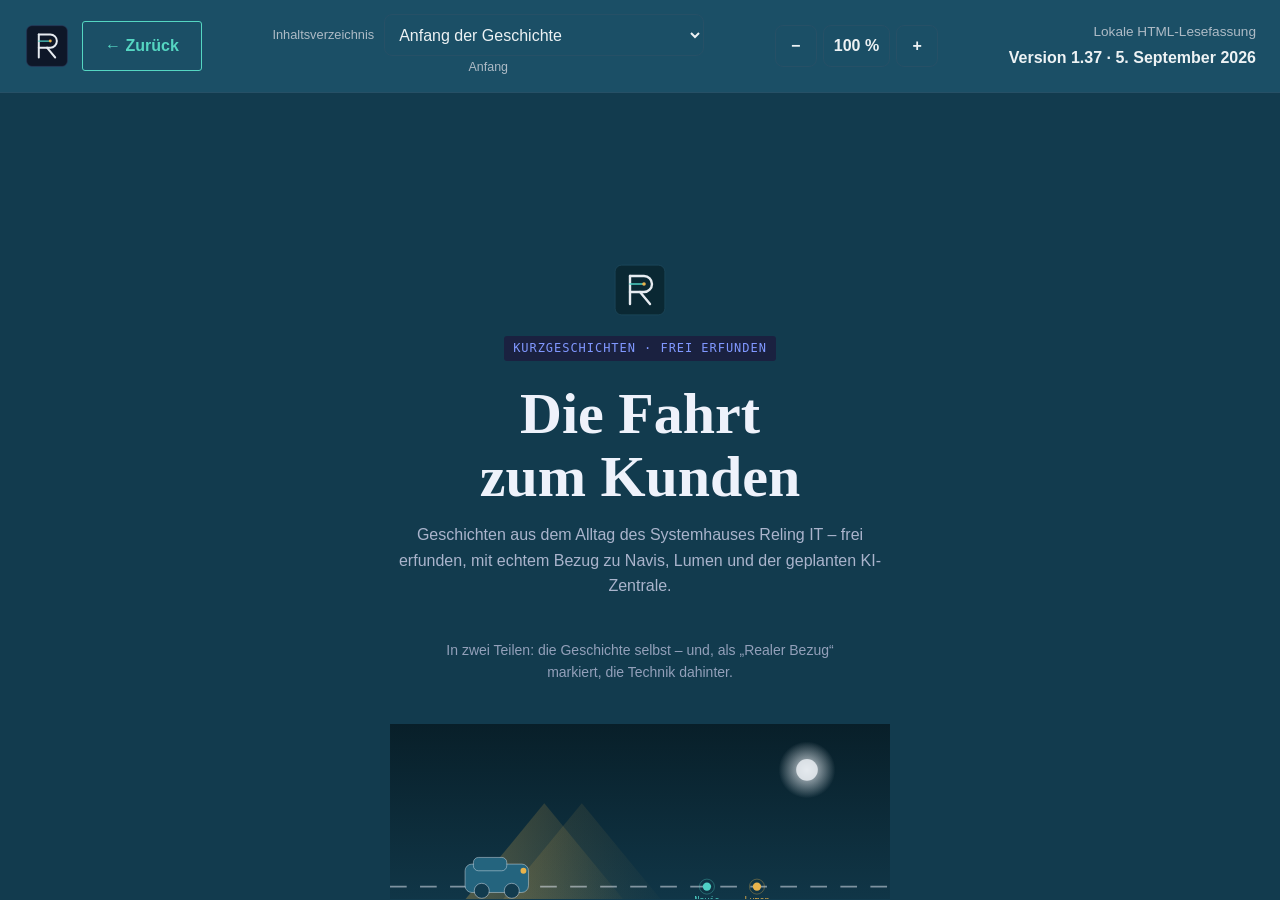
<file: lesen.html>
<!doctype html>
<html lang="de">
<head>
  <meta charset="utf-8">
  <meta name="viewport" content="width=device-width, initial-scale=1">
  <meta name="description" content="HTML-Leseansicht der Geschichte Die Fahrt zum Kunden.">
  <title>Im Browser lesen | Die Fahrt zum Kunden</title>
  <link rel="icon" href="assets/img/favicon.png" type="image/png">
  <link rel="stylesheet" href="assets/css/styles.css">
  <script src="assets/js/supabase-config.js"></script>
  <script src="assets/js/story-viewer.js?v=20260905-2" defer></script>
</head>
<body class="viewer-page">
  <header class="viewer-header">
    <div class="viewer-brand">
      <a href="index.html" aria-label="Zurück zur Landingpage"><img src="assets/img/reling-it-logo.svg" alt="Reling IT"></a>
      <a class="button secondary" href="index.html">← Zurück</a>
    </div>
    <div class="reader-navigation">
      <label for="chapter-select">Inhaltsverzeichnis</label>
      <select id="chapter-select" disabled>
        <option value="">Kapitel werden geladen …</option>
      </select>
      <span id="current-section" aria-live="polite">Anfang</span>
    </div>
    <div class="zoom-controls" aria-label="Textgröße der Geschichte">
      <button id="zoom-out" type="button" aria-label="Ansicht verkleinern">−</button>
      <button id="zoom-reset" type="button" aria-label="Originalgröße wiederherstellen">100 %</button>
      <button id="zoom-in" type="button" aria-label="Ansicht vergrößern">+</button>
    </div>
    <div class="viewer-meta">
      <span id="story-status" role="status">Geschichte wird geladen …</span>
      <strong id="story-release">Version 1.37 · 5. September 2026</strong>
    </div>
  </header>
  <main class="viewer-main">
    <iframe
      id="story-frame"
      title="Die Fahrt zum Kunden als HTML-Lesefassung"
      sandbox="allow-same-origin"
      referrerpolicy="no-referrer"
    ></iframe>
    <p class="viewer-fallback" id="story-error" hidden>
      Die Geschichte konnte nicht geladen werden. Bitte versuchen Sie es später erneut.
    </p>
  </main>
</body>
</html>
</file>
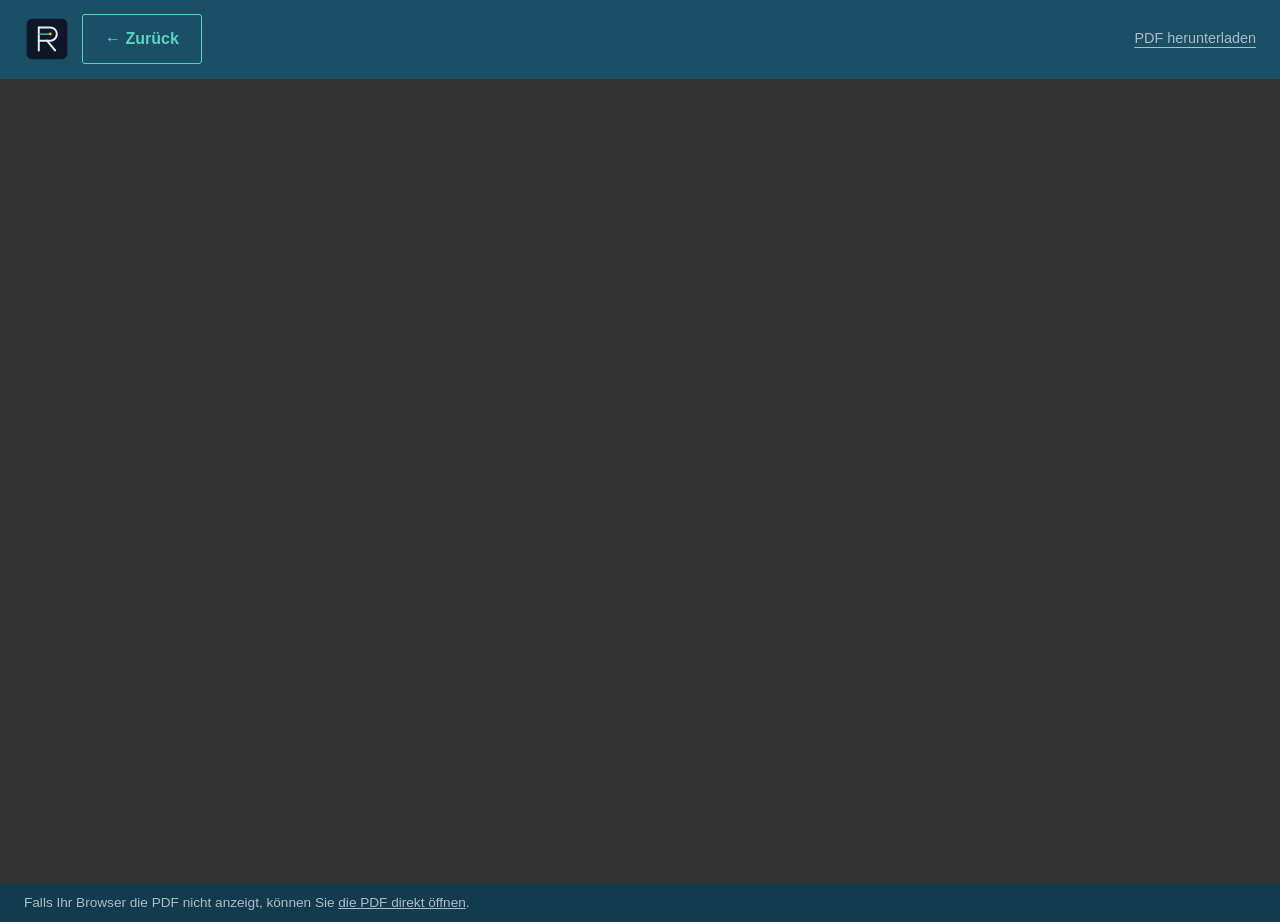
<file: pdf.html>
<!doctype html>
<html lang="de">
<head>
  <meta charset="utf-8">
  <meta name="viewport" content="width=device-width, initial-scale=1">
  <meta name="description" content="PDF-Ansicht der Geschichte Die Fahrt zum Kunden.">
  <title>PDF ansehen | Die Fahrt zum Kunden</title>
  <link rel="icon" href="assets/img/favicon.png" type="image/png">
  <link rel="stylesheet" href="assets/css/styles.css">
  <script src="assets/js/supabase-config.js"></script>
  <script src="assets/js/pdf-viewer.js" defer></script>
</head>
<body class="viewer-page" data-pdf-file="geschichte.pdf">
  <header class="viewer-header">
    <div class="viewer-brand">
      <a href="index.html" aria-label="Zurück zur Landingpage"><img src="assets/img/reling-it-logo.svg" alt="Reling IT"></a>
      <a class="button secondary" href="index.html">← Zurück</a>
    </div>
    <a class="text-link" id="viewer-download" href="story/current/geschichte.pdf" download>PDF herunterladen</a>
  </header>
  <main class="viewer-main">
    <iframe
      id="pdf-frame"
      src="story/current/geschichte.pdf"
      title="Die Fahrt zum Kunden als PDF"
    ></iframe>
    <p class="viewer-fallback">
      Falls Ihr Browser die PDF nicht anzeigt, können Sie
      <a id="viewer-fallback-link" href="story/current/geschichte.pdf">die PDF direkt öffnen</a>.
    </p>
  </main>
</body>
</html>
</file>
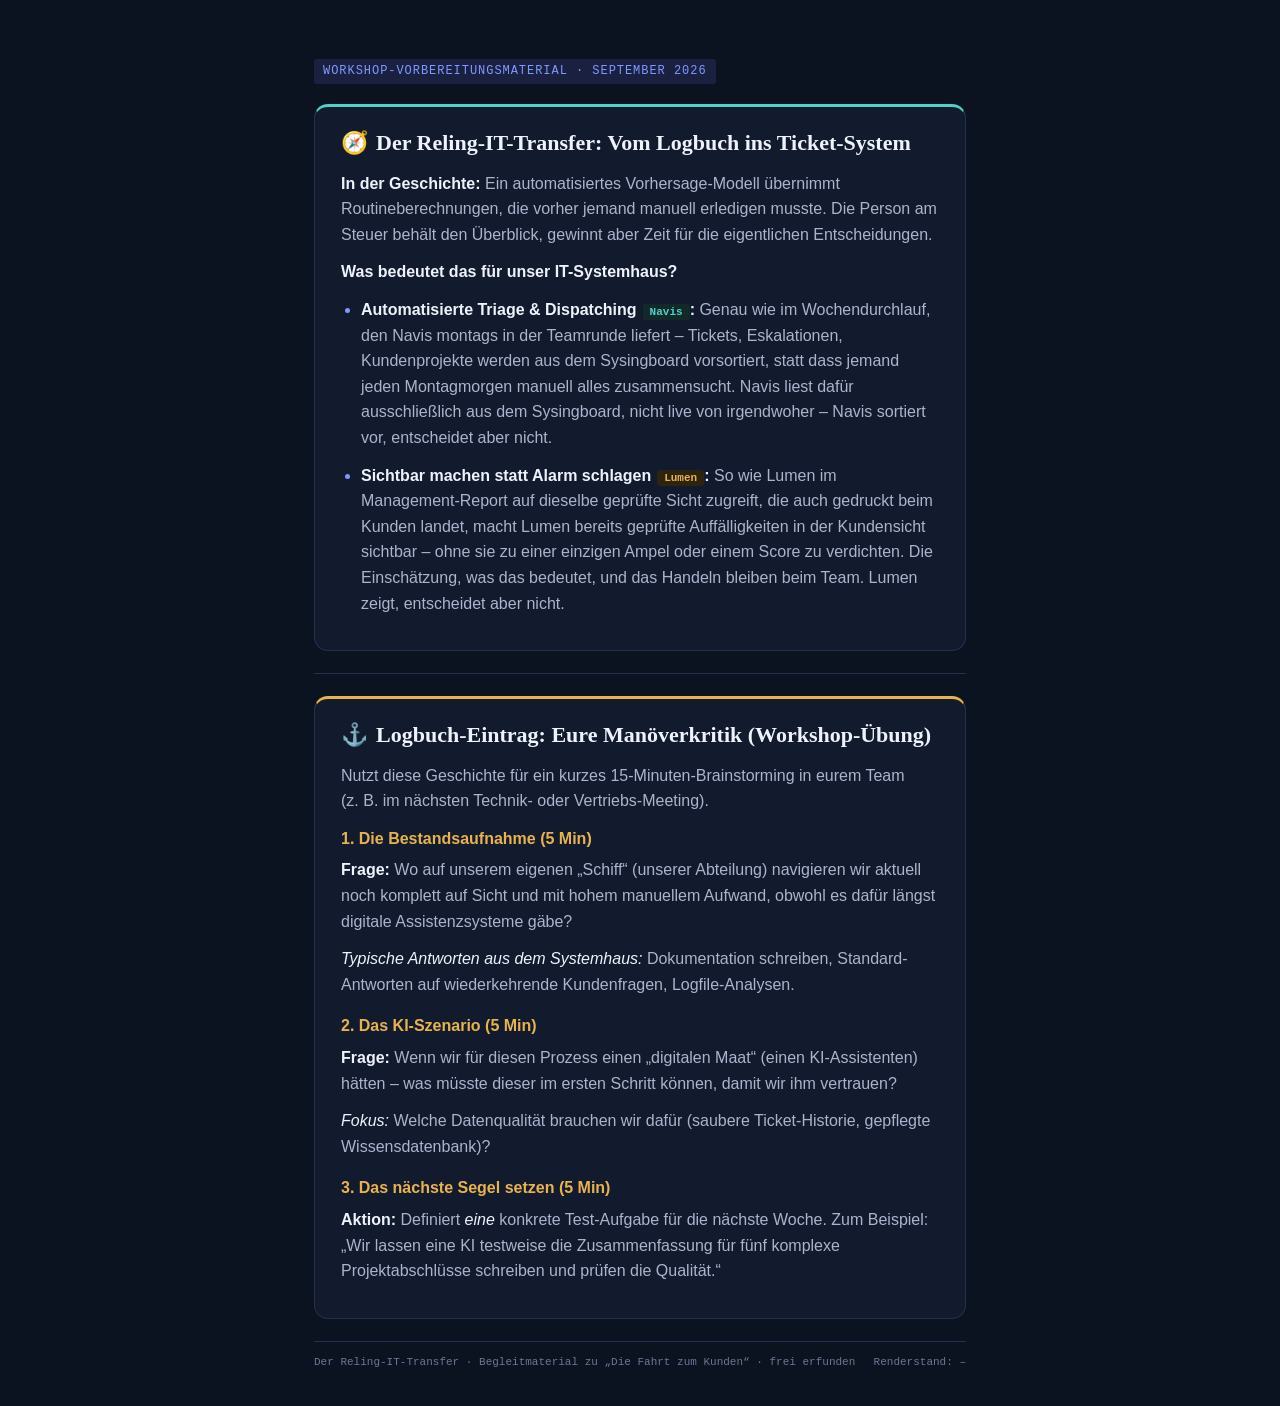
<file: story/current/workshop-handout.html>
<!DOCTYPE html>
<html lang="de">
<head>
<meta charset="UTF-8">
<title>Der Reling-IT-Transfer</title>
<style>
  :root{
    --bg:#0b1220;
    --surface:#121b2e;
    --surface-2:#182238;
    --ink:#eef2fb;
    --ink-soft:#aab4cc;
    --ink-faint:#6c7796;
    --line:#24304d;
    --navis:#4fd1c5;
    --navis-soft:#12292a;
    --lumen:#e8b34c;
    --lumen-soft:#2c2311;
    --accent:#8098ff;
    --accent-soft:#1a2140;
    --ok:#7bc493;
    --ok-soft:#16241c;
  }

  *{box-sizing:border-box;}
  html,body{margin:0; padding:0;}
  body{
    background:var(--bg);
    color:var(--ink);
    font-family:"Work Sans","Segoe UI",Arial,sans-serif;
    line-height:1.6;
    -webkit-font-smoothing:antialiased;
  }
  .wrap{max-width:700px; margin:0 auto; padding:56px 24px 36px;}

  .eyebrow{
    font-family:"IBM Plex Mono",monospace;
    font-size:12px;
    letter-spacing:.08em;
    text-transform:uppercase;
    color:var(--accent);
    background:var(--accent-soft);
    display:inline-block;
    padding:3px 9px;
    border-radius:3px;
  }

  h1{
    font-family:"Fraunces",Georgia,serif;
    font-weight:700;
    font-size:clamp(26px,4.6vw,34px);
    line-height:1.18;
    margin:14px 0 0;
  }
  h1 .emoji{margin-right:8px;}

  h2.block-title{
    font-family:"Fraunces",Georgia,serif;
    font-weight:600;
    font-size:22px;
    line-height:1.25;
    margin:0 0 14px;
    color:var(--ink);
  }
  h2.block-title .emoji{margin-right:8px;}

  h3.step-title{
    font-family:"Work Sans",Arial,sans-serif;
    font-weight:600;
    font-size:16px;
    margin:16px 0 6px;
    color:var(--lumen);
  }
  h3.step-title:first-of-type{margin-top:6px;}

  p{margin:0 0 12px; color:var(--ink-soft);}
  strong{color:var(--ink); font-weight:600;}
  em{color:var(--ink); font-style:italic;}

  ul{margin:0 0 4px; padding-left:20px;}
  li{margin:0 0 12px; color:var(--ink-soft);}
  li::marker{color:var(--accent);}

  .box-shell{margin:20px 0;}
  .block{
    background:var(--surface);
    border:1px solid var(--line);
    border-radius:14px;
    padding:22px 26px;
  }
  .block.navis-lumen{border-top:3px solid var(--navis);}
  .block.logbuch{border-top:3px solid var(--lumen);}

  .tag-navis{
    font-family:"IBM Plex Mono",monospace;
    font-size:11px;
    color:var(--navis);
    background:var(--navis-soft);
    padding:2px 7px;
    border-radius:3px;
    margin-left:6px;
    white-space:nowrap;
  }
  .tag-lumen{
    font-family:"IBM Plex Mono",monospace;
    font-size:11px;
    color:var(--lumen);
    background:var(--lumen-soft);
    padding:2px 7px;
    border-radius:3px;
    margin-left:6px;
    white-space:nowrap;
  }

  .divider{
    border:none;
    border-top:1px solid var(--line);
    margin:22px 0;
  }

  footer{
    margin-top:22px;
    padding-top:12px;
    border-top:1px solid var(--line);
    font-family:"IBM Plex Mono",monospace;
    font-size:11px;
    color:var(--ink-faint);
    display:flex;
    justify-content:space-between;
    gap:12px;
    flex-wrap:wrap;
  }

  @media print{
    body{background:var(--bg) !important; -webkit-print-color-adjust:exact; print-color-adjust:exact;}
    p, h2, h3{padding-top:10px; box-decoration-break:clone; -webkit-box-decoration-break:clone;}
    .box-shell{padding-top:12px; padding-bottom:12px; break-inside:avoid; box-decoration-break:clone; -webkit-box-decoration-break:clone;}
    .footer-shell{padding-top:12px; box-decoration-break:clone; -webkit-box-decoration-break:clone;}
    footer{break-inside:avoid;}
    li{break-inside:avoid;}
  }
</style>
</head>
<body>
<div class="wrap">

  <span class="eyebrow">Workshop-Vorbereitungsmaterial &middot; September 2026</span>

  <div class="box-shell">
    <div class="block navis-lumen">
      <h2 class="block-title"><span class="emoji">🧭</span>Der Reling-IT-Transfer: Vom Logbuch ins Ticket-System</h2>

      <p><strong>In der Geschichte:</strong> Ein automatisiertes Vorhersage-Modell übernimmt Routineberechnungen, die vorher jemand manuell erledigen musste. Die Person am Steuer behält den Überblick, gewinnt aber Zeit für die eigentlichen Entscheidungen.</p>

      <p><strong>Was bedeutet das für unser IT-Systemhaus?</strong></p>

      <ul>
        <li><strong>Automatisierte Triage &amp; Dispatching<span class="tag-navis">Navis</span>:</strong> Genau wie im Wochendurchlauf, den Navis montags in der Teamrunde liefert &ndash; Tickets, Eskalationen, Kundenprojekte werden aus dem Sysingboard vorsortiert, statt dass jemand jeden Montagmorgen manuell alles zusammensucht. Navis liest dafür ausschließlich aus dem Sysingboard, nicht live von irgendwoher &ndash; Navis sortiert vor, entscheidet aber nicht.</li>
        <li><strong>Sichtbar machen statt Alarm schlagen<span class="tag-lumen">Lumen</span>:</strong> So wie Lumen im Management-Report auf dieselbe geprüfte Sicht zugreift, die auch gedruckt beim Kunden landet, macht Lumen bereits geprüfte Auffälligkeiten in der Kundensicht sichtbar &ndash; ohne sie zu einer einzigen Ampel oder einem Score zu verdichten. Die Einschätzung, was das bedeutet, und das Handeln bleiben beim Team. Lumen zeigt, entscheidet aber nicht.</li>
      </ul>
    </div>
  </div>

  <hr class="divider">

  <div class="box-shell">
    <div class="block logbuch">
      <h2 class="block-title"><span class="emoji">⚓</span>Logbuch-Eintrag: Eure Manöverkritik (Workshop-Übung)</h2>

      <p>Nutzt diese Geschichte für ein kurzes 15-Minuten-Brainstorming in eurem Team (z.&nbsp;B. im nächsten Technik- oder Vertriebs-Meeting).</p>

      <h3 class="step-title">1. Die Bestandsaufnahme (5 Min)</h3>
      <p><strong>Frage:</strong> Wo auf unserem eigenen &bdquo;Schiff&ldquo; (unserer Abteilung) navigieren wir aktuell noch komplett auf Sicht und mit hohem manuellem Aufwand, obwohl es dafür längst digitale Assistenzsysteme gäbe?</p>
      <p><em>Typische Antworten aus dem Systemhaus:</em> Dokumentation schreiben, Standard-Antworten auf wiederkehrende Kundenfragen, Logfile-Analysen.</p>

      <h3 class="step-title">2. Das KI-Szenario (5 Min)</h3>
      <p><strong>Frage:</strong> Wenn wir für diesen Prozess einen &bdquo;digitalen Maat&ldquo; (einen KI-Assistenten) hätten &ndash; was müsste dieser im ersten Schritt können, damit wir ihm vertrauen?</p>
      <p><em>Fokus:</em> Welche Datenqualität brauchen wir dafür (saubere Ticket-Historie, gepflegte Wissensdatenbank)?</p>

      <h3 class="step-title">3. Das nächste Segel setzen (5 Min)</h3>
      <p><strong>Aktion:</strong> Definiert <em>eine</em> konkrete Test-Aufgabe für die nächste Woche. Zum Beispiel: &bdquo;Wir lassen eine KI testweise die Zusammenfassung für fünf komplexe Projektabschlüsse schreiben und prüfen die Qualität.&ldquo;</p>
    </div>
  </div>

  <div class="footer-shell">
    <footer>
      <span>Der Reling-IT-Transfer &middot; Begleitmaterial zu &bdquo;Die Fahrt zum Kunden&ldquo; &middot; frei erfunden</span>
      <span id="render-stamp">Renderstand: &ndash;</span>
    </footer>
  </div>

</div>
</body>
</html>
</file>
<file: assets/css/styles.css>
/* ---------- Design tokens and base styles ---------- */
:root {
  --night: #123b4e;
  --panel: #1b4f66;
  --ink: #edf2f4;
  --muted: #aebbc6;
  --line: #265066;
  --cyan: #55d6c2;
  --gold: #f1b854;
  --paper: #f3efe6;
  --paper-ink: #14202a;
}

* {
  box-sizing: border-box;
}

html {
  scroll-behavior: smooth;
}

body {
  margin: 0;
  background: var(--night);
  color: var(--ink);
  font-family: Inter, "Segoe UI", Arial, sans-serif;
  line-height: 1.6;
}

a {
  color: inherit;
}

a:focus-visible,
button:focus-visible,
select:focus-visible,
textarea:focus-visible,
input:focus-visible {
  outline: 3px solid var(--gold);
  outline-offset: 3px;
}

main,
footer {
  max-width: 1180px;
  margin: auto;
}

/* ---------- Shared header and controls ---------- */
.site-header {
  display: flex;
  align-items: center;
  justify-content: space-between;
  height: 72px;
  max-width: 1180px;
  margin: auto;
  padding: 0 28px;
  border-bottom: 1px solid var(--line);
}

.brand {
  display: inline-flex;
  align-items: center;
  gap: 10px;
  font-weight: 800;
  letter-spacing: 0.06em;
  text-decoration: none;
  text-transform: uppercase;
}

.brand img {
  width: 42px;
  height: 42px;
}

.brand small {
  color: var(--muted);
  font-weight: 400;
}

.site-header nav {
  display: flex;
  gap: 28px;
}

.site-header nav a {
  color: var(--muted);
  font-size: 0.9rem;
  text-decoration: none;
}

.site-header nav a:hover,
.site-header nav a:focus {
  color: var(--ink);
}

.button {
  display: inline-flex;
  align-items: center;
  justify-content: center;
  min-height: 50px;
  padding: 0 22px;
  border: 1px solid var(--cyan);
  border-radius: 3px;
  font: inherit;
  font-weight: 700;
  text-decoration: none;
  cursor: pointer;
}

.button:hover,
.button:focus {
  filter: brightness(1.08);
  transform: translateY(-1px);
}

.button:disabled {
  cursor: wait;
  opacity: 0.65;
}

.primary {
  background: var(--cyan);
  color: #071710;
}

.secondary {
  background: transparent;
  color: var(--cyan);
}

.text-link {
  align-self: center;
  color: var(--muted);
  font-size: 0.9rem;
  text-underline-offset: 4px;
}

.kicker,
.section-label {
  color: var(--cyan);
  font-size: 0.78rem;
  font-weight: 700;
  letter-spacing: 0.14em;
  text-transform: uppercase;
}

h2 {
  margin: 14px 0;
  font-family: Georgia, serif;
  font-size: clamp(2.3rem, 5vw, 4.2rem);
  line-height: 1.05;
}

/* ---------- Hero ---------- */
.hero {
  display: grid;
  grid-template-columns: 1.05fr 0.95fr;
  align-items: center;
  min-height: 680px;
  padding: 76px 28px 80px;
  gap: 70px;
}

.hero h1 {
  margin: 24px 0 34px;
  font-family: Georgia, serif;
  font-size: clamp(4.2rem, 9vw, 7.8rem);
  letter-spacing: -0.065em;
  line-height: 0.82;
}

.lede {
  max-width: 600px;
  color: var(--muted);
  font-size: clamp(1.1rem, 2vw, 1.45rem);
}

.actions {
  display: flex;
  flex-wrap: wrap;
  gap: 14px;
  margin: 36px 0 18px;
}

.meta {
  color: #8293a2;
  font-size: 0.85rem;
}

.hero-art {
  position: relative;
  height: 520px;
  overflow: hidden;
  border: 1px solid var(--line);
  background: linear-gradient(#24647e, #123b4e 68%);
  clip-path: polygon(7% 0, 100% 0, 100% 93%, 0 100%, 0 8%);
}

.moon {
  position: absolute;
  top: 12%;
  right: 14%;
  width: 90px;
  height: 90px;
  border-radius: 50%;
  background: #e8e7d8;
  box-shadow: 0 0 60px #dbe6e080;
}

.route {
  position: absolute;
  bottom: -30px;
  left: 50%;
  width: 2px;
  height: 420px;
  background: repeating-linear-gradient(
    var(--gold) 0 25px,
    transparent 25px 48px
  );
  transform-origin: bottom;
}

.route-a { transform: rotate(-17deg); }
.route-b { transform: rotate(17deg); }

.car {
  position: absolute;
  bottom: 42px;
  left: calc(50% - 50px);
  width: 100px;
  height: 52px;
  border: 1px solid #60768a;
  border-radius: 28px 28px 10px 10px;
  background: #2c5c73;
}

.car span {
  position: absolute;
  bottom: -8px;
  width: 22px;
  height: 22px;
  border: 4px solid #2c5c73;
  border-radius: 50%;
  background: #081f29;
}

.car span:first-child { left: 11px; }
.car span:last-child { right: 11px; }

.signal {
  position: absolute;
  top: 57%;
  font: 600 0.75rem ui-monospace, monospace;
  letter-spacing: 0.08em;
}

.signal::before {
  display: block;
  width: 8px;
  height: 8px;
  margin: auto auto 7px;
  border-radius: 50%;
  box-shadow: 0 0 0 6px currentColor;
  content: "";
}

.navis { left: 18%; color: var(--cyan); }
.lumen { right: 16%; color: var(--gold); }

/* ---------- Editorial content ---------- */
.story,
.companion {
  display: grid;
  grid-template-columns: 1fr 1fr;
  gap: 80px;
  margin: 0 28px;
  padding: 92px 0;
  border-top: 1px solid var(--line);
}

.companion-copy {
  color: var(--muted);
  font-size: 1.08rem;
}

.companion-copy .actions { margin-bottom: 0; }

.story-copy {
  color: var(--muted);
  font-size: 1.15rem;
}

.themes {
  display: grid;
  grid-template-columns: repeat(3, 1fr);
  margin: 0 28px 110px;
  border: 1px solid var(--line);
}

.themes article {
  min-height: 220px;
  padding: 34px;
}

.themes article + article { border-left: 1px solid var(--line); }
.themes span { color: var(--gold); font-family: ui-monospace, monospace; }
.themes h3 { margin: 35px 0 10px; font-size: 1.25rem; }
.themes p { margin: 0; color: var(--muted); }

.feedback {
  display: grid;
  grid-template-columns: 0.85fr 1.15fr;
  gap: 80px;
  margin: 0 28px 90px;
  padding: 72px;
  background: var(--paper);
  color: var(--paper-ink);
}

.feedback > div > p:last-child { color: #53636d; }
.feedback form { display: grid; gap: 10px; }
.feedback label { font-size: 0.88rem; font-weight: 700; }

.feedback select,
.feedback textarea {
  width: 100%;
  padding: 12px;
  border: 1px solid #aab4b6;
  border-radius: 2px;
  background: #fff;
  font: inherit;
}

.feedback textarea { resize: vertical; }

.check {
  display: flex;
  align-items: flex-start;
  gap: 10px;
  margin: 6px 0 10px;
  font-weight: 400 !important;
}

.check input { margin-top: 5px; }
.form-note { margin: 0; color: #66747c; font-size: 0.8rem; }

/* Honeypot: available to bots, outside the visible viewport for readers. */
.trap {
  position: absolute;
  left: -10000px;
  width: 1px;
  height: 1px;
  overflow: hidden;
}

.ai-note {
  margin: 0 28px 90px;
  padding: 42px;
  border: 1px solid var(--line);
}

.ai-note h2 { font-size: 2rem; }
.ai-note p:last-child { max-width: 75ch; color: var(--muted); }

footer {
  display: flex;
  justify-content: space-between;
  gap: 24px;
  padding: 30px 28px 48px;
  border-top: 1px solid var(--line);
  color: #8293a2;
  font-size: 0.85rem;
}

footer p { margin: 0; }
footer nav { text-align: right; }

/* ---------- PDF viewer ---------- */
.viewer-page {
  display: grid;
  grid-template-rows: auto 1fr;
  min-height: 100vh;
}

.viewer-header {
  display: flex;
  align-items: center;
  justify-content: space-between;
  gap: 20px;
  padding: 14px 24px;
  border-bottom: 1px solid var(--line);
  background: var(--panel);
}

.viewer-brand {
  display: flex;
  align-items: center;
  gap: 12px;
}

.viewer-brand img {
  display: block;
  width: 46px;
  height: 46px;
}

.optional-files {
  display: grid;
  gap: 10px;
  margin: 18px 0;
  padding: 18px;
  border: 1px solid var(--line);
}

.optional-files p { margin: 0 0 6px; color: var(--muted); }

.viewer-meta {
  display: grid;
  gap: 2px;
  text-align: right;
}

.viewer-meta span {
  color: var(--muted);
  font-size: 0.85rem;
}

.reader-navigation {
  display: grid;
  grid-template-columns: auto minmax(190px, 320px);
  align-items: center;
  gap: 2px 10px;
}

.reader-navigation label {
  color: var(--muted);
  font-size: 0.8rem;
}

.reader-navigation select {
  min-height: 42px;
  padding: 6px 34px 6px 10px;
  border: 1px solid var(--line);
  border-radius: 8px;
  background: var(--panel);
  color: var(--ink);
  font: inherit;
}

#current-section {
  grid-column: 1 / -1;
  overflow: hidden;
  color: var(--muted);
  font-size: 0.78rem;
  text-align: center;
  text-overflow: ellipsis;
  white-space: nowrap;
}

.zoom-controls {
  display: flex;
  align-items: center;
  gap: 6px;
}

.zoom-controls button {
  min-width: 42px;
  min-height: 42px;
  padding: 6px 10px;
  border: 1px solid var(--line);
  border-radius: 8px;
  background: var(--panel);
  color: var(--ink);
  font: inherit;
  font-weight: 700;
  cursor: pointer;
}

.zoom-controls button:focus-visible {
  outline: 3px solid var(--cyan);
  outline-offset: 2px;
}

.zoom-controls button:disabled {
  cursor: not-allowed;
  opacity: 0.45;
}

.viewer-main {
  display: grid;
  grid-template-rows: 1fr auto;
  width: 100%;
  max-width: none;
  min-height: 0;
}

#pdf-frame,
#story-frame,
#handout-frame {
  width: 100%;
  height: 100%;
  min-height: calc(100vh - 95px);
  border: 0;
}

#pdf-frame {
  background: #333;
}

#story-frame {
  background: white;
}

.viewer-fallback {
  margin: 0;
  padding: 8px 24px;
  color: var(--muted);
  font-size: 0.85rem;
}

/* ---------- Responsive behavior ---------- */
@media (max-width: 800px) {
  .site-header nav { display: none; }
  .hero { grid-template-columns: 1fr; padding-top: 52px; }
  .hero h1 { font-size: clamp(4rem, 20vw, 6rem); }
  .hero-art { height: 380px; }
  .story,
  .companion,
  .feedback { grid-template-columns: 1fr; gap: 30px; }
  .themes { grid-template-columns: 1fr; }
  .themes article + article { border-top: 1px solid var(--line); border-left: 0; }
  .feedback { padding: 40px 26px; }
  footer { flex-direction: column; }
  footer nav { text-align: left; }
  .viewer-header { flex-wrap: wrap; }
  .reader-navigation { order: 3; width: 100%; }
  .reader-navigation select { width: 100%; }
}

@media (max-width: 520px) {
  .viewer-header { align-items: stretch; flex-direction: column; }
  .viewer-header .button { width: 100%; }
  .reader-navigation { grid-template-columns: 1fr; }
  .reader-navigation label,
  #current-section { text-align: left; }
  .zoom-controls { justify-content: center; }
  .zoom-controls button { flex: 1; }
  .viewer-meta { text-align: left; }
  #pdf-frame,
  #story-frame,
  #handout-frame { min-height: calc(100vh - 160px); }
}

@media (prefers-reduced-motion: reduce) {
  html { scroll-behavior: auto; }
  .button { transition: none; }
}
</file>
<file: assets/css/legal.css>
/* Legal and administration pages extend the shared site design. */
main.legal {
  max-width: 850px;
  margin: 0 auto;
  padding: 70px 28px 110px;
}

.legal h1 {
  margin: 0 0 45px;
  font-family: Georgia, serif;
  font-size: clamp(2.8rem, 7vw, 5rem);
  line-height: 1;
}

.legal h2 {
  margin-top: 42px;
  font-size: 1.55rem;
}

.legal p,
.legal li { color: var(--muted); }
.legal a { color: var(--cyan); }

.placeholder {
  display: inline-block;
  padding: 1px 6px;
  border: 1px solid #795036;
  background: #3a251b;
  color: #ffc78d;
}

.legal .notice {
  padding: 18px;
  border-left: 3px solid var(--gold);
  background: var(--panel);
}

.admin-form {
  display: grid;
  gap: 10px;
  max-width: 560px;
}

.admin-form label {
  margin-top: 8px;
  font-weight: 700;
}

.admin-form input {
  padding: 12px;
  border: 1px solid var(--line);
  background: var(--panel);
  color: var(--ink);
  font: inherit;
}

.admin-form .button { margin-top: 12px; }
.admin-form .secondary { background: transparent; }

.mfa-qr {
  display: block;
  width: min(260px, 100%);
  margin: 20px 0;
  padding: 12px;
  background: #fff;
}

#mfa-secret {
  display: block;
  margin: 12px 0 24px;
  overflow-wrap: anywhere;
  color: var(--ink);
}
</file>
